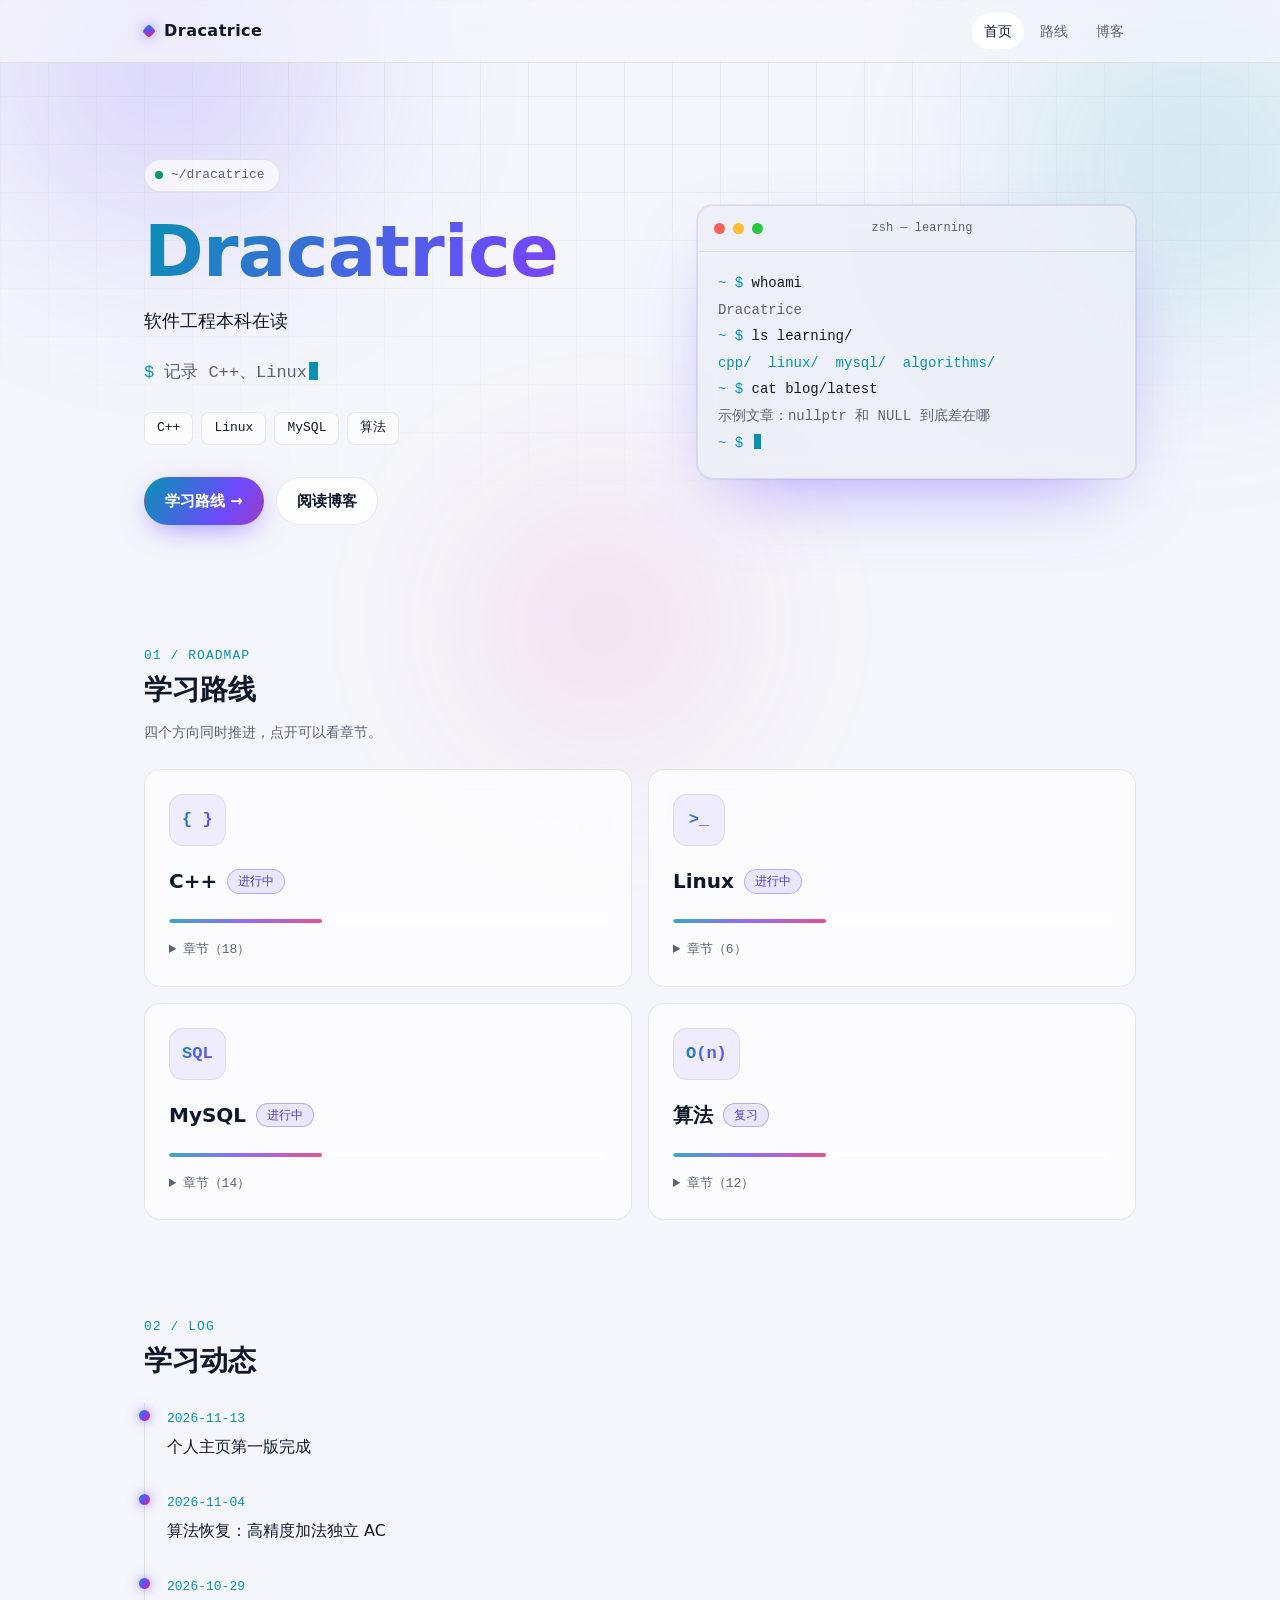
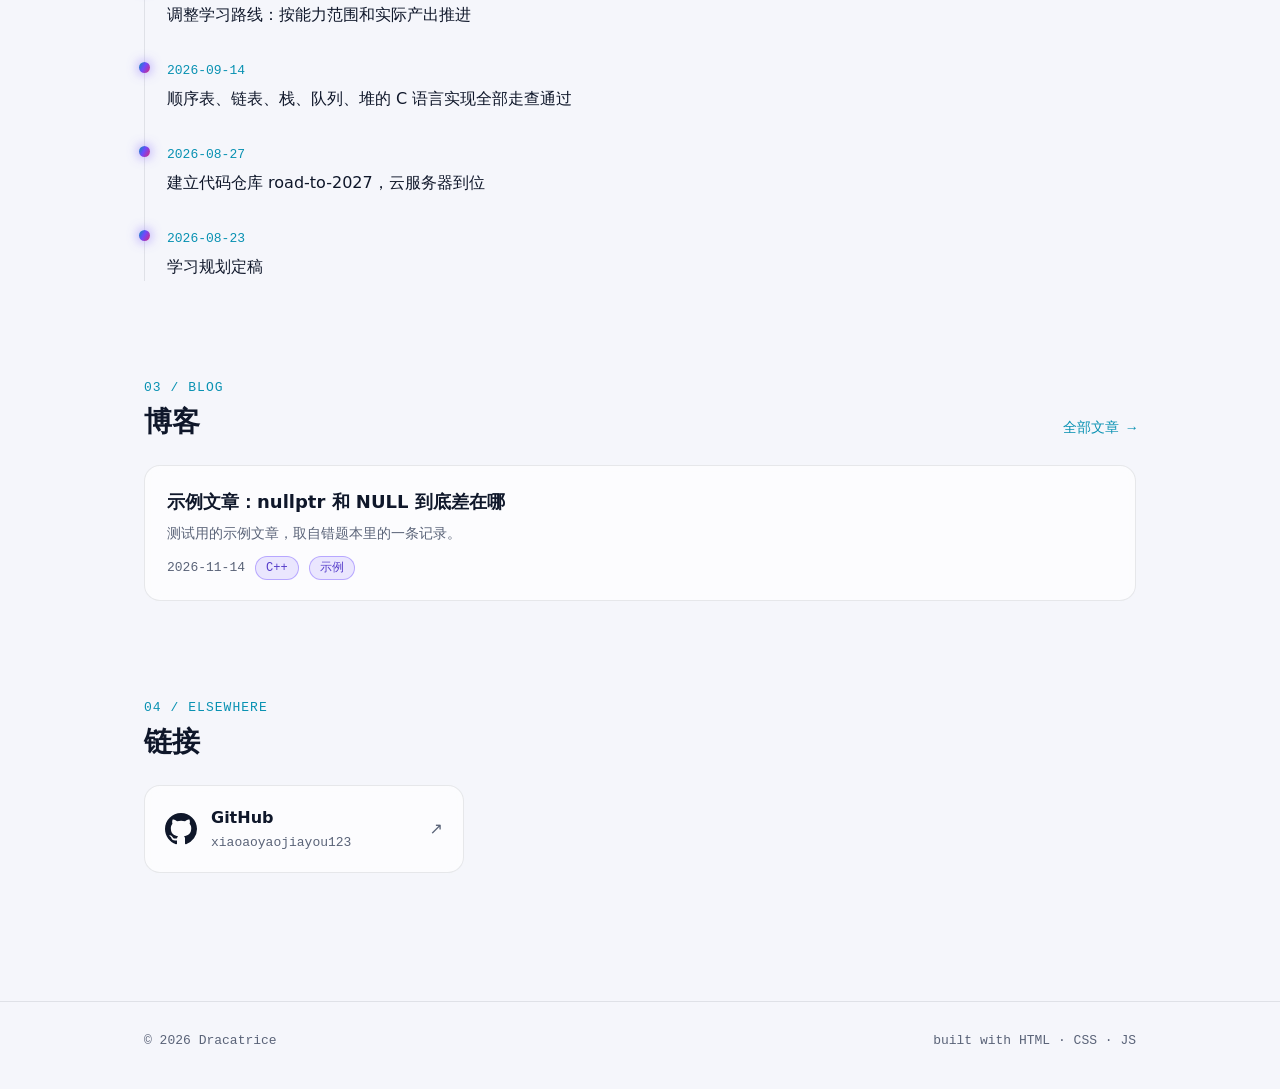
<file: index.html>
<!doctype html>
<html lang="zh-CN" class="no-js">
<head>
  <meta charset="utf-8">
  <meta name="viewport" content="width=device-width, initial-scale=1">
  <title>Dracatrice 的个人主页</title>
  <meta name="description" content="Dracatrice 的个人主页：记录 C++、Linux、MySQL 和算法的学习过程。">
  <meta name="theme-color" content="#07080d">
  <link rel="icon" href="assets/favicon.svg" type="image/svg+xml">
  <link rel="stylesheet" href="assets/css/style.css">
  <script>document.documentElement.classList.remove("no-js");</script>
</head>
<body>
  <div class="bg" aria-hidden="true"><span class="orb o1"></span><span class="orb o2"></span><span class="orb o3"></span></div>

  <header class="site-header">
    <div class="container">
      <a class="brand" href="./">Dracatrice</a>
      <nav class="site-nav" aria-label="主导航">
        <a href="./" aria-current="page">首页</a>
        <a href="#route">路线</a>
        <a href="blog/">博客</a>
      </nav>
    </div>
  </header>

  <main class="container">
    <section class="hero">
      <div class="hero-text">
        <span class="eyebrow reveal"><span class="dot"></span>~/dracatrice</span>
        <h1 class="reveal" style="--delay:.06s"><span class="gradient-text">Dracatrice</span></h1>
        <p class="hero-sub reveal" style="--delay:.1s">软件工程本科在读</p>
        <p class="typed-line reveal" style="--delay:.14s"><span class="prompt">$</span><span data-typed>记录 C++、Linux、MySQL 和算法的学习过程。</span><span class="caret"></span></p>
        <ul class="chips reveal" style="--delay:.18s">
          <li>C++</li>
          <li>Linux</li>
          <li>MySQL</li>
          <li>算法</li>
        </ul>
        <div class="hero-actions reveal" style="--delay:.24s">
          <a class="btn primary" href="#route">学习路线 →</a>
          <a class="btn" href="blog/">阅读博客</a>
        </div>
      </div>

      <div class="terminal reveal" style="--delay:.3s">
        <div class="terminal-bar"><span></span><span></span><span></span><em>zsh — learning</em></div>
<pre class="terminal-body"><span class="prompt">~ $</span> whoami
<span class="out">Dracatrice</span>
<span class="prompt">~ $</span> ls learning/
<span class="dir">cpp/</span>  <span class="dir">linux/</span>  <span class="dir">mysql/</span>  <span class="dir">algorithms/</span>
<span class="prompt">~ $</span> cat blog/latest
<span class="out" data-latest>第一篇文章准备中…</span>
<span class="prompt">~ $</span> <span class="caret"></span></pre>
      </div>
    </section>

    <section class="section" id="route">
      <div class="section-head reveal">
        <div>
          <span class="section-kicker">01 / ROADMAP</span>
          <h2>学习路线</h2>
        </div>
      </div>
      <p class="section-note reveal">四个方向同时推进，点开可以看章节。</p>
      <div class="route-grid">
        <article class="route-card card reveal">
          <span class="route-icon"><span class="gradient-text">{ }</span></span>
          <h3>C++ <span class="tag">进行中</span></h3>
          <div class="progress pending"><span></span></div>
          <details class="chapters">
            <summary>章节（18）</summary>
            <!-- 标进度：给 li 加 class="done" 已完成 / "doing" 进行中 / "todo" 未开始 -->
            <ol class="steps">
              <li>C++ 入门基础</li>
              <li>类和对象（上）</li>
              <li>类和对象（中）</li>
              <li>类和对象（下）</li>
              <li>内存管理</li>
              <li>模板初阶</li>
              <li>STL 简介</li>
              <li>string</li>
              <li>vector</li>
              <li>list</li>
              <li>stack 和 queue</li>
              <li>模板进阶</li>
              <li>继承</li>
              <li>多态</li>
              <li>二叉搜索树</li>
              <li>map 和 set 的使用</li>
              <li>AVL 树实现</li>
              <li>红黑树实现</li>
            </ol>
          </details>
        </article>
        <article class="route-card card reveal" style="--delay:0.08s">
          <span class="route-icon"><span class="gradient-text">&gt;_</span></span>
          <h3>Linux <span class="tag">进行中</span></h3>
          <div class="progress pending"><span></span></div>
          <details class="chapters">
            <summary>章节（6）</summary>
            <!-- 标进度：给 li 加 class="done" 已完成 / "doing" 进行中 / "todo" 未开始 -->
            <ol class="steps">
              <li>Linux 基础指令</li>
              <li>基础开发工具</li>
              <li>进程概念</li>
              <li>进程控制</li>
              <li>基础 IO</li>
              <li>Ext 系列文件系统</li>
            </ol>
          </details>
        </article>
        <article class="route-card card reveal" style="--delay:0.16s">
          <span class="route-icon"><span class="gradient-text">SQL</span></span>
          <h3>MySQL <span class="tag">进行中</span></h3>
          <div class="progress pending"><span></span></div>
          <details class="chapters">
            <summary>章节（14）</summary>
            <!-- 标进度：给 li 加 class="done" 已完成 / "doing" 进行中 / "todo" 未开始 -->
            <ol class="steps">
              <li>数据库基础</li>
              <li>库的操作</li>
              <li>表的操作</li>
              <li>数据类型</li>
              <li>表的约束</li>
              <li>基本查询</li>
              <li>内置函数</li>
              <li>复合查询</li>
              <li>内外连接</li>
              <li>索引</li>
              <li>事务管理</li>
              <li>视图</li>
              <li>用户管理</li>
              <li>C 语言连接 MySQL</li>
            </ol>
          </details>
        </article>
        <article class="route-card card reveal" style="--delay:0.24s">
          <span class="route-icon"><span class="gradient-text">O(n)</span></span>
          <h3>算法 <span class="tag">复习</span></h3>
          <div class="progress pending"><span></span></div>
          <details class="chapters">
            <summary>章节（12）</summary>
            <!-- 标进度：给 li 加 class="done" 已完成 / "doing" 进行中 / "todo" 未开始 -->
            <ol class="steps">
              <li>模拟</li>
              <li>高精度</li>
              <li>枚举</li>
              <li>前缀和</li>
              <li>差分</li>
              <li>双指针</li>
              <li>二分</li>
              <li>贪心</li>
              <li>倍增思想</li>
              <li>离散化</li>
              <li>递归初阶</li>
              <li>分治</li>
            </ol>
          </details>
        </article>
      </div>
    </section>

    <section class="section" id="log">
      <div class="section-head reveal">
        <div>
          <span class="section-kicker">02 / LOG</span>
          <h2>学习动态</h2>
        </div>
      </div>
      <!-- 新的里程碑加在最上面：复制一个 <li>，改日期和文字 -->
      <ol class="timeline">
        <li class="reveal">
          <time datetime="2026-11-13">2026-11-13</time>
          <p>个人主页第一版完成</p>
        </li>
        <li class="reveal">
          <time datetime="2026-11-04">2026-11-04</time>
          <p>算法恢复：高精度加法独立 AC</p>
        </li>
        <li class="reveal">
          <time datetime="2026-10-29">2026-10-29</time>
          <p>调整学习路线：按能力范围和实际产出推进</p>
        </li>
        <li class="reveal">
          <time datetime="2026-09-14">2026-09-14</time>
          <p>顺序表、链表、栈、队列、堆的 C 语言实现全部走查通过</p>
        </li>
        <li class="reveal">
          <time datetime="2026-08-27">2026-08-27</time>
          <p>建立代码仓库 road-to-2027，云服务器到位</p>
        </li>
        <li class="reveal">
          <time datetime="2026-08-23">2026-08-23</time>
          <p>学习规划定稿</p>
        </li>
      </ol>
    </section>

    <section class="section" id="blog">
      <div class="section-head reveal">
        <div>
          <span class="section-kicker">03 / BLOG</span>
          <h2>博客</h2>
        </div>
        <a href="blog/">全部文章 →</a>
      </div>
      <div data-post-list data-base="blog/" data-limit="5">
        <noscript><p class="empty">文章列表需要启用 JavaScript。</p></noscript>
      </div>
    </section>

    <section class="section" id="links">
      <div class="section-head reveal">
        <div>
          <span class="section-kicker">04 / ELSEWHERE</span>
          <h2>链接</h2>
        </div>
      </div>
      <ul class="link-list">
        <li class="reveal">
          <a class="link-card card" href="https://github.com/xiaoaoyaojiayou123" target="_blank" rel="noopener">
            <svg viewBox="0 0 16 16" fill="currentColor" aria-hidden="true"><path d="M8 0C3.58 0 0 3.58 0 8c0 3.54 2.29 6.53 5.47 7.59.4.07.55-.17.55-.38 0-.19-.01-.82-.01-1.49-2.01.37-2.53-.49-2.69-.94-.09-.23-.48-.94-.82-1.13-.28-.15-.68-.52-.01-.53.63-.01 1.08.58 1.23.82.72 1.21 1.87.87 2.33.66.07-.52.28-.87.51-1.07-1.78-.2-3.64-.89-3.64-3.95 0-.87.31-1.59.82-2.15-.08-.2-.36-1.02.08-2.12 0 0 .67-.21 2.2.82.64-.18 1.32-.27 2-.27.68 0 1.36.09 2 .27 1.53-1.04 2.2-.82 2.2-.82.44 1.1.16 1.92.08 2.12.51.56.82 1.27.82 2.15 0 3.07-1.87 3.75-3.65 3.95.29.25.54.73.54 1.48 0 1.07-.01 1.93-.01 2.2 0 .21.15.46.55.38A8.013 8.013 0 0016 8c0-4.42-3.58-8-8-8z"/></svg>
            <span>
              <span class="link-name">GitHub</span>
              <span class="link-sub">xiaoaoyaojiayou123</span>
            </span>
            <span class="arrow">↗</span>
          </a>
        </li>
        <!-- ===== 预留位：Gitee / CSDN / 其他链接 =====
             用法：把下面一段 <li>…</li> 复制到这行注释的外面，改 href、名称和账号名。
        <li class="reveal">
          <a class="link-card card" href="https://gitee.com/你的账号" target="_blank" rel="noopener">
            <span>
              <span class="link-name">Gitee</span>
              <span class="link-sub">你的账号</span>
            </span>
            <span class="arrow">↗</span>
          </a>
        </li>
        <li class="reveal">
          <a class="link-card card" href="https://blog.csdn.net/你的账号" target="_blank" rel="noopener">
            <span>
              <span class="link-name">CSDN</span>
              <span class="link-sub">旧文章</span>
            </span>
            <span class="arrow">↗</span>
          </a>
        </li>
        -->
      </ul>
    </section>
  </main>

  <footer class="site-footer">
    <div class="container">
      <span>© <span data-year>2026</span> Dracatrice</span>
      <span>built with HTML · CSS · JS</span>
      <!-- 备案号：网站迁到已备案服务器后启用
      <a href="https://beian.miit.gov.cn/" target="_blank" rel="noopener">备案号</a>
      -->
    </div>
  </footer>

  <script src="posts/posts.js"></script>
  <script src="assets/js/site.js"></script>
</body>
</html>
</file>
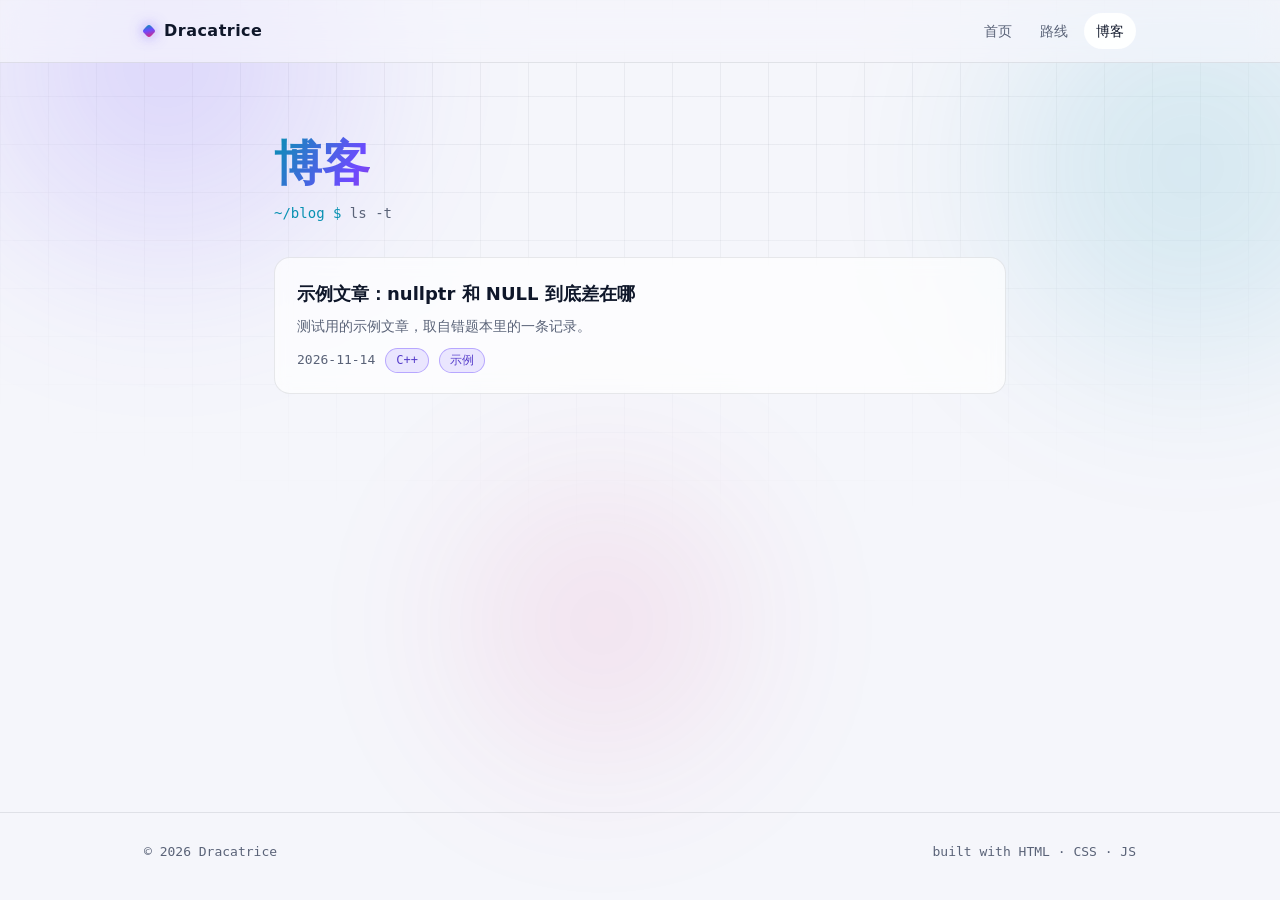
<file: blog/index.html>
<!doctype html>
<html lang="zh-CN" class="no-js">
<head>
  <meta charset="utf-8">
  <meta name="viewport" content="width=device-width, initial-scale=1">
  <title>博客 · Dracatrice</title>
  <meta name="description" content="C++、Linux 和算法的学习文章。">
  <meta name="theme-color" content="#07080d">
  <link rel="icon" href="../assets/favicon.svg" type="image/svg+xml">
  <link rel="stylesheet" href="../assets/css/style.css">
  <script>document.documentElement.classList.remove("no-js");</script>
</head>
<body>
  <div class="bg" aria-hidden="true"><span class="orb o1"></span><span class="orb o2"></span><span class="orb o3"></span></div>

  <header class="site-header">
    <div class="container">
      <a class="brand" href="../">Dracatrice</a>
      <nav class="site-nav" aria-label="主导航">
        <a href="../">首页</a>
        <a href="../#route">路线</a>
        <a href="./" aria-current="page">博客</a>
      </nav>
    </div>
  </header>

  <main class="container narrow">
    <div class="page-head reveal">
      <h1><span class="gradient-text">博客</span></h1>
      <p><span class="prompt">~/blog $</span> ls -t</p>
    </div>
    <div data-post-list data-base="">
      <noscript><p class="empty">文章列表需要启用 JavaScript。</p></noscript>
    </div>
  </main>

  <footer class="site-footer">
    <div class="container">
      <span>© <span data-year>2026</span> Dracatrice</span>
      <span>built with HTML · CSS · JS</span>
    </div>
  </footer>

  <script src="../posts/posts.js"></script>
  <script src="../assets/js/site.js"></script>
</body>
</html>
</file>
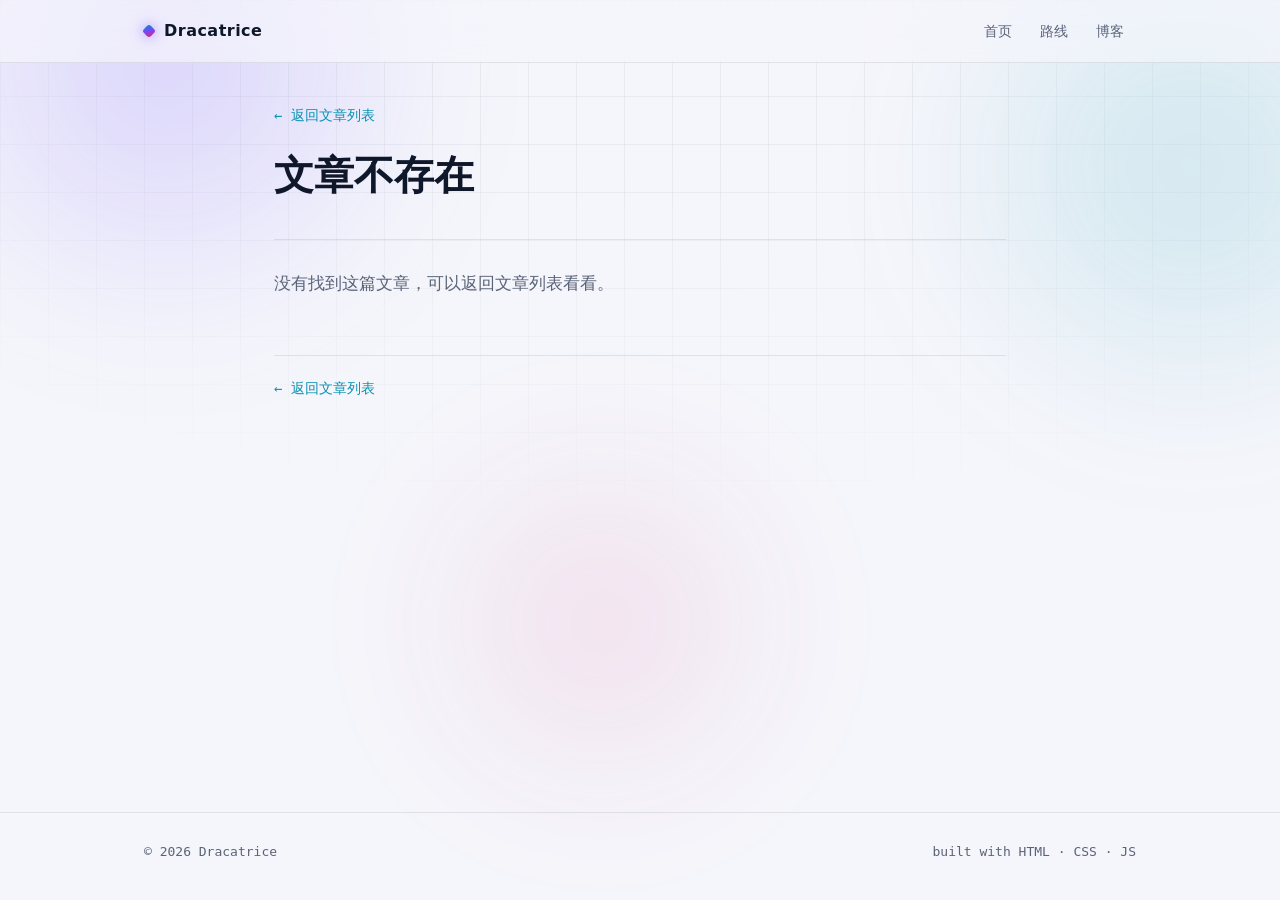
<file: blog/post.html>
<!doctype html>
<html lang="zh-CN" class="no-js">
<head>
  <meta charset="utf-8">
  <meta name="viewport" content="width=device-width, initial-scale=1">
  <title>文章 · Dracatrice</title>
  <meta name="theme-color" content="#07080d">
  <link rel="icon" href="../assets/favicon.svg" type="image/svg+xml">
  <link rel="stylesheet" href="../assets/css/style.css">
  <script>document.documentElement.classList.remove("no-js");</script>
</head>
<body>
  <div class="read-progress" aria-hidden="true"></div>
  <div class="bg" aria-hidden="true"><span class="orb o1"></span><span class="orb o2"></span><span class="orb o3"></span></div>

  <header class="site-header">
    <div class="container">
      <a class="brand" href="../">Dracatrice</a>
      <nav class="site-nav" aria-label="主导航">
        <a href="../">首页</a>
        <a href="../#route">路线</a>
        <a href="./">博客</a>
      </nav>
    </div>
  </header>

  <main class="container narrow">
    <a class="back-link" href="./">← 返回文章列表</a>
    <article data-post>
      <header class="post-header">
        <h1 data-post-title>加载中…</h1>
        <span class="post-meta" data-post-meta></span>
      </header>
      <div class="prose" data-post-body>
        <noscript><p class="status-msg">文章需要启用 JavaScript 才能显示。</p></noscript>
      </div>
    </article>
    <div class="post-footer">
      <a href="./">← 返回文章列表</a>
    </div>
  </main>

  <footer class="site-footer">
    <div class="container">
      <span>© <span data-year>2026</span> Dracatrice</span>
      <span>built with HTML · CSS · JS</span>
    </div>
  </footer>

  <script src="../posts/posts.js"></script>
  <script src="../assets/vendor/marked.umd.js"></script>
  <script src="../assets/js/site.js"></script>
</body>
</html>
</file>
<file: assets/css/style.css>
/* ===== 颜色与字体：深色为主视觉，系统浅色时切换浅色版 ===== */
:root {
  --bg: #07080d;
  --bg-2: #0d0f17;
  --surface: rgba(255, 255, 255, 0.035);
  --surface-strong: rgba(255, 255, 255, 0.06);
  --border: rgba(255, 255, 255, 0.09);
  --text: #e9ebf2;
  --muted: #8a93a8;
  --accent: #8b6cff;   /* 紫 */
  --accent-2: #22d3ee; /* 青 */
  --accent-3: #f472b6; /* 粉 */
  --grid: rgba(255, 255, 255, 0.045);
  --orb-opacity: 0.55;
  --code-bg: rgba(255, 255, 255, 0.05);
  --header-bg: rgba(7, 8, 13, 0.6);
  --done: #34d399;
  --doing: #fbbf24;
  --todo: #5b6275;

  --font-sans: -apple-system, BlinkMacSystemFont, "PingFang SC", "Hiragino Sans GB",
    "Microsoft YaHei", "Noto Sans CJK SC", "Source Han Sans SC", "Segoe UI", system-ui, sans-serif;
  --font-mono: ui-monospace, "SFMono-Regular", "JetBrains Mono", "Cascadia Code", Consolas, Menlo, monospace;
  --gradient: linear-gradient(120deg, var(--accent-2), var(--accent) 45%, var(--accent-3));

  color-scheme: dark;
}

@media (prefers-color-scheme: light) {
  :root {
    --bg: #f5f6fb;
    --bg-2: #eceef7;
    --surface: rgba(255, 255, 255, 0.65);
    --surface-strong: rgba(255, 255, 255, 0.9);
    --border: rgba(15, 23, 42, 0.09);
    --text: #0f172a;
    --muted: #5a6378;
    --accent: #6d4aff;
    --accent-2: #0891b2;
    --accent-3: #db2777;
    --grid: rgba(15, 23, 42, 0.05);
    --orb-opacity: 0.35;
    --code-bg: rgba(15, 23, 42, 0.05);
    --header-bg: rgba(245, 246, 251, 0.7);
    --done: #059669;
    --doing: #d97706;
    --todo: #a1a8b8;
    color-scheme: light;
  }
}

/* ===== 基础 ===== */
*,
*::before,
*::after {
  box-sizing: border-box;
}

html {
  -webkit-text-size-adjust: 100%;
  scroll-behavior: smooth;
}

body {
  margin: 0;
  background: var(--bg);
  color: var(--text);
  font-family: var(--font-sans);
  font-size: 16px;
  line-height: 1.75;
  min-height: 100vh;
  display: flex;
  flex-direction: column;
  overflow-x: hidden;
}

::selection {
  background: color-mix(in srgb, var(--accent) 35%, transparent);
}

a {
  color: var(--accent-2);
  text-decoration: none;
}

a:hover {
  text-decoration: underline;
  text-underline-offset: 3px;
}

.container {
  position: relative;
  width: 100%;
  max-width: 1040px;
  margin: 0 auto;
  padding: 0 24px;
}

.container.narrow {
  max-width: 780px;
}

main {
  flex: 1;
}

/* ===== 动态背景：网格 + 漂浮光斑 ===== */
.bg {
  position: fixed;
  inset: 0;
  z-index: -1;
  overflow: hidden;
  pointer-events: none;
}

.bg::before {
  content: "";
  position: absolute;
  inset: 0;
  background-image:
    linear-gradient(var(--grid) 1px, transparent 1px),
    linear-gradient(90deg, var(--grid) 1px, transparent 1px);
  background-size: 48px 48px;
  mask-image: radial-gradient(ellipse 80% 60% at 50% 0%, #000 30%, transparent 100%);
  -webkit-mask-image: radial-gradient(ellipse 80% 60% at 50% 0%, #000 30%, transparent 100%);
}

.orb {
  position: absolute;
  width: 46vmax;
  height: 46vmax;
  border-radius: 50%;
  filter: blur(80px);
  opacity: var(--orb-opacity);
  animation: drift 22s ease-in-out infinite alternate;
}

.orb.o1 {
  top: -18vmax;
  left: -10vmax;
  background: radial-gradient(circle, color-mix(in srgb, var(--accent) 70%, transparent), transparent 65%);
}

.orb.o2 {
  top: -10vmax;
  right: -16vmax;
  background: radial-gradient(circle, color-mix(in srgb, var(--accent-2) 55%, transparent), transparent 65%);
  animation-duration: 28s;
  animation-delay: -6s;
}

.orb.o3 {
  top: 45vh;
  left: 30vw;
  width: 34vmax;
  height: 34vmax;
  background: radial-gradient(circle, color-mix(in srgb, var(--accent-3) 40%, transparent), transparent 65%);
  animation-duration: 32s;
  animation-delay: -12s;
}

@keyframes drift {
  0% { transform: translate3d(0, 0, 0) scale(1); }
  50% { transform: translate3d(6vw, 4vh, 0) scale(1.08); }
  100% { transform: translate3d(-4vw, 8vh, 0) scale(0.95); }
}

/* ===== 页眉 ===== */
.site-header {
  position: sticky;
  top: 0;
  z-index: 10;
  background: var(--header-bg);
  backdrop-filter: blur(14px) saturate(140%);
  -webkit-backdrop-filter: blur(14px) saturate(140%);
  border-bottom: 1px solid var(--border);
}

.site-header .container {
  display: flex;
  align-items: center;
  justify-content: space-between;
  gap: 16px;
  min-height: 62px;
}

.brand {
  display: inline-flex;
  align-items: center;
  gap: 10px;
  color: var(--text);
  font-weight: 700;
  letter-spacing: 0.03em;
}

.brand::before {
  content: "";
  width: 10px;
  height: 10px;
  border-radius: 3px;
  background: var(--gradient);
  box-shadow: 0 0 14px color-mix(in srgb, var(--accent) 70%, transparent);
  transform: rotate(45deg);
}

.brand:hover {
  text-decoration: none;
}

.site-nav {
  display: flex;
  gap: 4px;
  font-size: 14px;
}

.site-nav a {
  color: var(--muted);
  padding: 6px 12px;
  border-radius: 999px;
  transition: color 0.2s, background 0.2s;
}

.site-nav a:hover,
.site-nav a[aria-current="page"] {
  color: var(--text);
  background: var(--surface-strong);
  text-decoration: none;
}

/* ===== 页脚 ===== */
.site-footer {
  margin-top: 80px;
  padding: 28px 0 36px;
  border-top: 1px solid var(--border);
  color: var(--muted);
  font-size: 13px;
  font-family: var(--font-mono);
}

.site-footer .container {
  display: flex;
  flex-wrap: wrap;
  justify-content: space-between;
  gap: 8px 20px;
}

.site-footer a {
  color: var(--muted);
}

/* ===== 通用组件 ===== */
.gradient-text {
  background: var(--gradient);
  background-size: 200% auto;
  -webkit-background-clip: text;
  background-clip: text;
  color: transparent;
  animation: shine 8s linear infinite;
}

@keyframes shine {
  to { background-position: 200% center; }
}

.mono {
  font-family: var(--font-mono);
}

.caret {
  display: inline-block;
  width: 0.55em;
  height: 1.1em;
  margin-left: 2px;
  vertical-align: -0.18em;
  background: var(--accent-2);
  animation: blink 1.1s steps(1) infinite;
}

@keyframes blink {
  50% { opacity: 0; }
}

.prompt {
  color: var(--accent-2);
  font-family: var(--font-mono);
  user-select: none;
}

.card {
  position: relative;
  background: var(--surface);
  border: 1px solid var(--border);
  border-radius: 16px;
  backdrop-filter: blur(8px);
  -webkit-backdrop-filter: blur(8px);
  transition: transform 0.35s cubic-bezier(.2, .8, .2, 1), border-color 0.35s, box-shadow 0.35s;
  overflow: hidden;
}

/* 鼠标跟随的光斑（--mx/--my 由 site.js 设置） */
.card::before {
  content: "";
  position: absolute;
  inset: 0;
  background: radial-gradient(360px circle at var(--mx, 50%) var(--my, -100%),
      color-mix(in srgb, var(--accent) 22%, transparent), transparent 45%);
  opacity: 0;
  transition: opacity 0.3s;
  pointer-events: none;
}

.card:hover {
  transform: translateY(-4px);
  border-color: color-mix(in srgb, var(--accent) 45%, var(--border));
  box-shadow: 0 18px 50px -20px color-mix(in srgb, var(--accent) 60%, transparent);
}

.card:hover::before {
  opacity: 1;
}

.btn {
  display: inline-flex;
  align-items: center;
  gap: 8px;
  padding: 10px 20px;
  border-radius: 999px;
  font-size: 15px;
  font-weight: 600;
  border: 1px solid var(--border);
  color: var(--text);
  background: var(--surface-strong);
  transition: transform 0.2s, box-shadow 0.2s, border-color 0.2s;
}

.btn:hover {
  text-decoration: none;
  transform: translateY(-2px);
  border-color: color-mix(in srgb, var(--accent) 50%, var(--border));
}

.btn.primary {
  border-color: transparent;
  color: #fff;
  background: var(--gradient);
  background-size: 160% auto;
  box-shadow: 0 8px 30px -8px color-mix(in srgb, var(--accent) 70%, transparent);
}

.btn.primary:hover {
  background-position: right center;
  box-shadow: 0 12px 36px -8px color-mix(in srgb, var(--accent) 85%, transparent);
}

.tag {
  display: inline-block;
  padding: 0 10px;
  border-radius: 999px;
  border: 1px solid color-mix(in srgb, var(--accent) 40%, transparent);
  background: color-mix(in srgb, var(--accent) 12%, transparent);
  color: color-mix(in srgb, var(--accent) 75%, var(--text));
  font-size: 12px;
  font-weight: 500;
  line-height: 1.9;
}

/* 滚动进入时淡入 */
.reveal {
  opacity: 0;
  transform: translateY(24px);
  transition: opacity 0.8s cubic-bezier(.2, .8, .2, 1), transform 0.8s cubic-bezier(.2, .8, .2, 1);
  transition-delay: var(--delay, 0s);
}

.reveal.in {
  opacity: 1;
  transform: none;
}

.no-js .reveal {
  opacity: 1;
  transform: none;
}

/* ===== 首页 Hero ===== */
.hero {
  display: grid;
  grid-template-columns: 1.15fr 1fr;
  align-items: center;
  gap: 48px;
  padding: 96px 0 72px;
}

.eyebrow {
  display: inline-flex;
  align-items: center;
  gap: 8px;
  margin-bottom: 20px;
  padding: 4px 14px 4px 10px;
  border: 1px solid var(--border);
  border-radius: 999px;
  background: var(--surface);
  color: var(--muted);
  font-family: var(--font-mono);
  font-size: 13px;
}

.eyebrow .dot {
  width: 8px;
  height: 8px;
  border-radius: 50%;
  background: var(--done);
  box-shadow: 0 0 0 0 color-mix(in srgb, var(--done) 60%, transparent);
  animation: pulse 2s infinite;
}

@keyframes pulse {
  70% { box-shadow: 0 0 0 8px transparent; }
  100% { box-shadow: 0 0 0 0 transparent; }
}

.hero h1 {
  margin: 0;
  font-size: clamp(40px, 7vw, 72px);
  line-height: 1.1;
  letter-spacing: -0.01em;
  font-weight: 800;
}

.typed-line {
  margin: 22px 0 0;
  min-height: 1.75em;
  color: var(--muted);
  font-family: var(--font-mono);
  font-size: 17px;
}

.typed-line .prompt {
  margin-right: 10px;
}

.chips {
  display: flex;
  flex-wrap: wrap;
  gap: 8px;
  margin: 24px 0 0;
  padding: 0;
  list-style: none;
}

.chips li {
  padding: 4px 12px;
  border: 1px solid var(--border);
  border-radius: 8px;
  background: var(--surface);
  font-family: var(--font-mono);
  font-size: 13px;
  color: var(--text);
}

.hero-actions {
  display: flex;
  flex-wrap: wrap;
  gap: 12px;
  margin-top: 32px;
}

/* 终端窗口 */
.terminal {
  border-radius: 16px;
  border: 1px solid var(--border);
  background: color-mix(in srgb, var(--bg-2) 82%, transparent);
  backdrop-filter: blur(12px);
  -webkit-backdrop-filter: blur(12px);
  box-shadow:
    0 30px 80px -30px color-mix(in srgb, var(--accent) 55%, transparent),
    0 0 0 1px color-mix(in srgb, var(--accent) 12%, transparent);
  overflow: hidden;
  transform: perspective(1200px) rotateY(-6deg) rotateX(3deg);
  transition: transform 0.6s cubic-bezier(.2, .8, .2, 1);
}

.terminal:hover {
  transform: perspective(1200px) rotateY(0) rotateX(0);
}

.terminal-bar {
  display: flex;
  align-items: center;
  gap: 8px;
  padding: 12px 16px;
  border-bottom: 1px solid var(--border);
}

.terminal-bar span {
  width: 11px;
  height: 11px;
  border-radius: 50%;
  background: #ff5f57;
}

.terminal-bar span:nth-child(2) { background: #febc2e; }
.terminal-bar span:nth-child(3) { background: #28c840; }

.terminal-bar em {
  margin-left: auto;
  margin-right: auto;
  padding-right: 46px;
  color: var(--muted);
  font-family: var(--font-mono);
  font-size: 12px;
  font-style: normal;
}

.terminal-body {
  margin: 0;
  padding: 18px 20px 22px;
  font-family: var(--font-mono);
  font-size: 14px;
  line-height: 1.9;
  white-space: pre-wrap;
  overflow-wrap: anywhere;
}

.terminal-body .out {
  color: var(--muted);
}

.terminal-body .dir {
  color: var(--accent-2);
}

/* ===== 区块 ===== */
.section {
  padding: 48px 0;
  scroll-margin-top: 72px;
}

.section-head {
  display: flex;
  align-items: flex-end;
  justify-content: space-between;
  gap: 16px;
  margin-bottom: 24px;
}

.section-kicker {
  display: block;
  margin-bottom: 4px;
  color: var(--accent-2);
  font-family: var(--font-mono);
  font-size: 13px;
  letter-spacing: 0.08em;
}

.section h2 {
  margin: 0;
  font-size: 28px;
  line-height: 1.3;
}

.section-head > a {
  font-size: 14px;
  white-space: nowrap;
  font-family: var(--font-mono);
}

.section-note {
  margin: -12px 0 24px;
  color: var(--muted);
  font-size: 14px;
}

/* 学习路线 */
.route-grid {
  display: grid;
  grid-template-columns: repeat(3, 1fr);
  gap: 16px;
}

.route-card {
  padding: 24px;
}

.route-icon {
  display: inline-grid;
  place-items: center;
  min-width: 52px;
  height: 52px;
  padding: 0 12px;
  margin-bottom: 18px;
  border-radius: 14px;
  border: 1px solid var(--border);
  background: color-mix(in srgb, var(--accent) 10%, var(--surface));
  font-family: var(--font-mono);
  font-weight: 700;
  font-size: 17px;
}

.route-card h3 {
  margin: 0;
  font-size: 20px;
  display: flex;
  align-items: center;
  gap: 10px;
}

.route-card p {
  margin: 8px 0 0;
  color: var(--muted);
  font-size: 14px;
}

.progress {
  height: 4px;
  margin-top: 20px;
  border-radius: 999px;
  background: var(--surface-strong);
  overflow: hidden;
}

/* 进度未定时显示流动的扫描条；填了进度后给 .progress 里加 <span style="width:40%"> */
.progress span {
  display: block;
  height: 100%;
  border-radius: inherit;
  background: var(--gradient);
}

.progress.pending span {
  width: 35%;
  animation: scan 2.6s ease-in-out infinite;
  opacity: 0.8;
}

@keyframes scan {
  0% { transform: translateX(-110%); }
  100% { transform: translateX(310%); }
}

/* 章节列表：给 li 加 class="done" / "doing" / "todo" */
.steps {
  list-style: none;
  margin: 14px 0 0;
  padding: 0;
  font-size: 14px;
}

.steps li {
  position: relative;
  padding-left: 20px;
  margin: 6px 0;
}

.steps li::before {
  content: "";
  position: absolute;
  left: 2px;
  top: 0.7em;
  width: 9px;
  height: 9px;
  border-radius: 50%;
  border: 2px solid var(--todo);
}

.steps li.done::before {
  background: var(--done);
  border-color: var(--done);
  box-shadow: 0 0 10px color-mix(in srgb, var(--done) 60%, transparent);
}

.steps li.doing::before {
  border-color: var(--doing);
  background: linear-gradient(90deg, var(--doing) 50%, transparent 50%);
}

.steps li.todo {
  color: var(--muted);
}

/* 链接 */
.link-list {
  list-style: none;
  margin: 0;
  padding: 0;
  display: grid;
  grid-template-columns: repeat(auto-fill, minmax(240px, 1fr));
  gap: 16px;
}

.link-card {
  display: flex;
  align-items: center;
  gap: 14px;
  padding: 18px 20px;
  color: var(--text);
}

.link-card:hover {
  text-decoration: none;
}

.link-card svg {
  flex: none;
  width: 32px;
  height: 32px;
}

.link-card .link-name {
  display: block;
  font-weight: 600;
}

.link-card .link-sub {
  display: block;
  color: var(--muted);
  font-size: 13px;
  font-family: var(--font-mono);
  overflow-wrap: anywhere;
}

.link-card .arrow {
  margin-left: auto;
  color: var(--muted);
  transition: transform 0.25s, color 0.25s;
}

.link-card:hover .arrow {
  color: var(--accent-2);
  transform: translate(3px, -3px);
}

/* ===== 文章列表 ===== */
.page-head {
  padding: 72px 0 32px;
}

.page-head h1 {
  margin: 0;
  font-size: clamp(32px, 6vw, 48px);
  line-height: 1.2;
}

.page-head p {
  margin: 8px 0 0;
  color: var(--muted);
  font-family: var(--font-mono);
  font-size: 14px;
}

.post-list {
  list-style: none;
  margin: 0;
  padding: 0;
  display: grid;
  gap: 14px;
}

.post-list a {
  display: block;
  padding: 20px 22px;
  color: var(--text);
}

.post-list a:hover {
  text-decoration: none;
}

.post-title {
  display: block;
  font-weight: 650;
  font-size: 18px;
}

.post-list a:hover .post-title {
  color: var(--accent-2);
}

.post-summary {
  display: block;
  margin-top: 4px;
  color: var(--muted);
  font-size: 14px;
}

.post-meta {
  display: flex;
  flex-wrap: wrap;
  align-items: center;
  gap: 6px 10px;
  margin-top: 10px;
  color: var(--muted);
  font-size: 13px;
  font-family: var(--font-mono);
}

.empty {
  margin: 0;
  padding: 36px 24px;
  border: 1px dashed color-mix(in srgb, var(--accent) 35%, var(--border));
  border-radius: 16px;
  background: var(--surface);
  color: var(--muted);
  font-family: var(--font-mono);
  font-size: 15px;
  text-align: center;
}

.empty .prompt {
  margin-right: 8px;
}

/* ===== 文章页 ===== */
.back-link {
  display: inline-block;
  margin-top: 40px;
  font-size: 14px;
  font-family: var(--font-mono);
}

.post-header {
  padding: 20px 0 28px;
  margin-bottom: 28px;
  border-bottom: 1px solid var(--border);
}

.post-header h1 {
  margin: 0;
  font-size: clamp(28px, 5vw, 40px);
  line-height: 1.3;
}

.post-footer {
  margin-top: 56px;
  padding-top: 20px;
  border-top: 1px solid var(--border);
  font-family: var(--font-mono);
  font-size: 14px;
}

/* 阅读进度条 */
.read-progress {
  position: fixed;
  top: 0;
  left: 0;
  z-index: 20;
  height: 3px;
  width: 100%;
  transform-origin: 0 50%;
  transform: scaleX(var(--p, 0));
  background: var(--gradient);
  box-shadow: 0 0 12px color-mix(in srgb, var(--accent) 70%, transparent);
}

/* Markdown 正文 */
.prose {
  overflow-wrap: break-word;
  font-size: 17px;
  line-height: 1.85;
}

.prose h2,
.prose h3,
.prose h4 {
  line-height: 1.4;
  margin: 2em 0 0.7em;
}

.prose h2 {
  font-size: 24px;
  padding-left: 14px;
  border-left: 3px solid;
  border-image: var(--gradient) 1;
}

.prose h3 {
  font-size: 19px;
}

.prose h4 {
  font-size: 17px;
}

.prose p,
.prose ul,
.prose ol,
.prose blockquote,
.prose pre,
.prose table {
  margin: 0 0 1.15em;
}

.prose ul,
.prose ol {
  padding-left: 1.5em;
}

.prose li + li {
  margin-top: 0.3em;
}

.prose li::marker {
  color: var(--accent);
}

.prose img {
  max-width: 100%;
  height: auto;
  border-radius: 12px;
  border: 1px solid var(--border);
}

.prose blockquote {
  padding: 0.6em 1.1em;
  border-left: 3px solid var(--accent);
  border-radius: 0 10px 10px 0;
  background: var(--surface);
  color: var(--muted);
}

.prose blockquote > :last-child {
  margin-bottom: 0;
}

.prose hr {
  border: 0;
  height: 1px;
  background: var(--gradient);
  opacity: 0.5;
  margin: 2.4em 0;
}

.prose code {
  font-family: var(--font-mono);
  font-size: 0.88em;
  background: var(--code-bg);
  border: 1px solid var(--border);
  padding: 0.1em 0.4em;
  border-radius: 6px;
}

.prose pre {
  position: relative;
  background: color-mix(in srgb, var(--bg-2) 85%, transparent);
  border: 1px solid var(--border);
  border-radius: 12px;
  padding: 40px 18px 16px;
  overflow-x: auto;
  line-height: 1.6;
}

/* 代码块左上角的三个圆点 */
.prose pre::before {
  content: "";
  position: absolute;
  top: 15px;
  left: 16px;
  width: 10px;
  height: 10px;
  border-radius: 50%;
  background: #ff5f57;
  box-shadow: 16px 0 0 #febc2e, 32px 0 0 #28c840;
  opacity: 0.85;
}

.prose pre code {
  background: none;
  border: 0;
  padding: 0;
  font-size: 14px;
}

.prose table {
  display: block;
  max-width: 100%;
  overflow-x: auto;
  border-collapse: collapse;
  font-size: 15px;
}

.prose th,
.prose td {
  border: 1px solid var(--border);
  padding: 8px 14px;
  text-align: left;
}

.prose th {
  background: var(--surface-strong);
}

.status-msg {
  color: var(--muted);
}

/* ===== 平板与手机 ===== */
@media (max-width: 860px) {
  .hero {
    grid-template-columns: 1fr;
    gap: 40px;
    padding: 64px 0 40px;
  }

  .terminal {
    transform: none;
  }

  .route-grid {
    grid-template-columns: 1fr;
  }
}

@media (max-width: 560px) {
  body {
    font-size: 15px;
  }

  .container {
    padding: 0 16px;
  }

  .site-nav a {
    padding: 6px 9px;
  }

  .hero {
    padding-top: 48px;
  }

  .typed-line {
    font-size: 15px;
  }

  .section {
    padding: 36px 0;
  }

  .section h2 {
    font-size: 24px;
  }

  .terminal-body {
    font-size: 13px;
  }

  .prose {
    font-size: 16px;
  }

  .page-head {
    padding-top: 48px;
  }
}

/* 尊重“减少动态效果”的系统设置 */
@media (prefers-reduced-motion: reduce) {
  *,
  *::before,
  *::after {
    animation: none !important;
    transition: none !important;
  }

  html {
    scroll-behavior: auto;
  }

  .reveal {
    opacity: 1;
    transform: none;
  }

  .terminal {
    transform: none;
  }
}

/* ===== 第二版补充：身份行、章节折叠、时间线 ===== */
.hero-sub {
  margin: 14px 0 0;
  color: var(--text);
  font-size: 18px;
  font-weight: 500;
}

.route-grid {
  grid-template-columns: repeat(2, 1fr);
  align-items: start;
}

.chapters {
  margin-top: 16px;
}

.chapters summary {
  cursor: pointer;
  color: var(--muted);
  font-family: var(--font-mono);
  font-size: 13px;
  user-select: none;
}

.chapters summary:hover {
  color: var(--accent-2);
}

.chapters .steps {
  columns: 2;
  column-gap: 20px;
}

.chapters .steps li {
  break-inside: avoid;
}

.timeline {
  list-style: none;
  margin: 0;
  padding: 0 0 0 22px;
  border-left: 1px solid var(--border);
}

.timeline li {
  position: relative;
  padding: 0 0 26px;
}

.timeline li:last-child {
  padding-bottom: 0;
}

.timeline li::before {
  content: "";
  position: absolute;
  left: -28px;
  top: 7px;
  width: 11px;
  height: 11px;
  border-radius: 50%;
  background: var(--gradient);
  box-shadow: 0 0 12px color-mix(in srgb, var(--accent) 70%, transparent);
}

.timeline time {
  color: var(--accent-2);
  font-family: var(--font-mono);
  font-size: 13px;
}

.timeline p {
  margin: 2px 0 0;
}

@media (max-width: 860px) {
  .route-grid {
    grid-template-columns: 1fr;
  }
}
</file>
